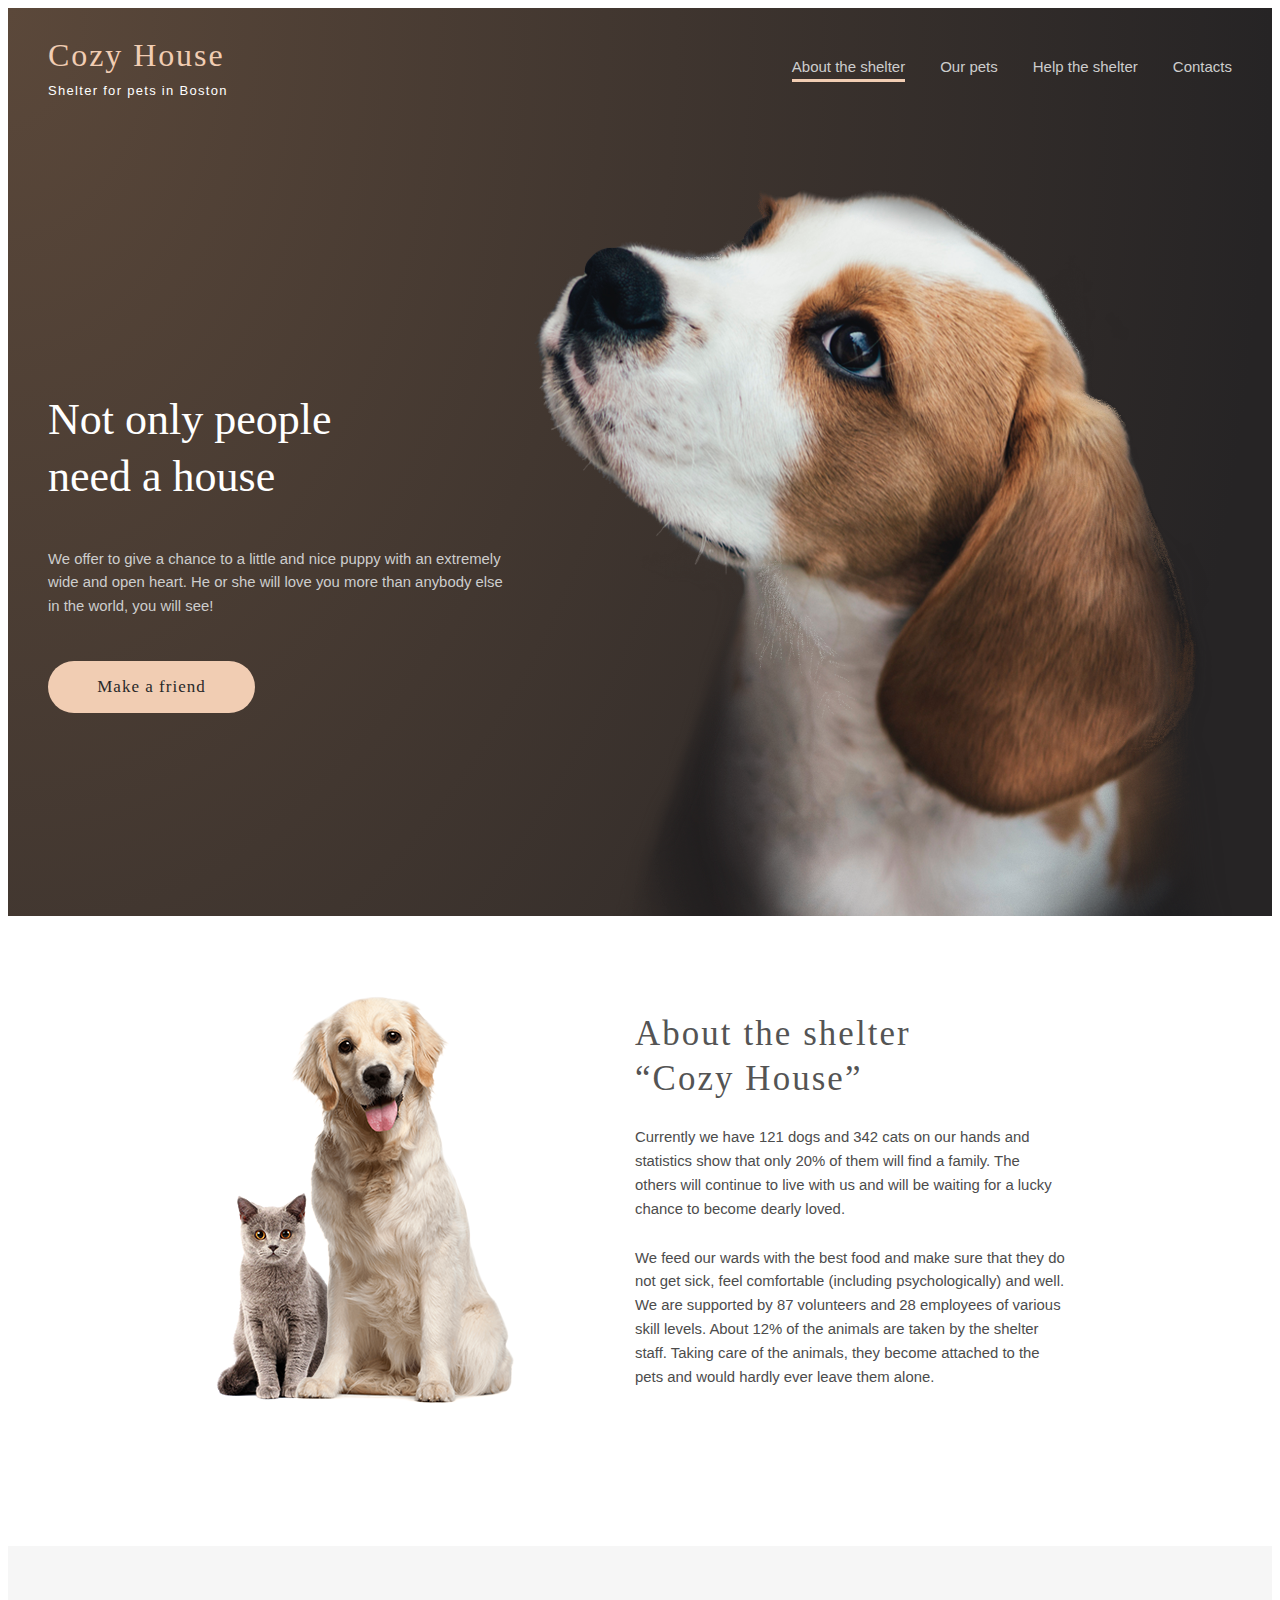
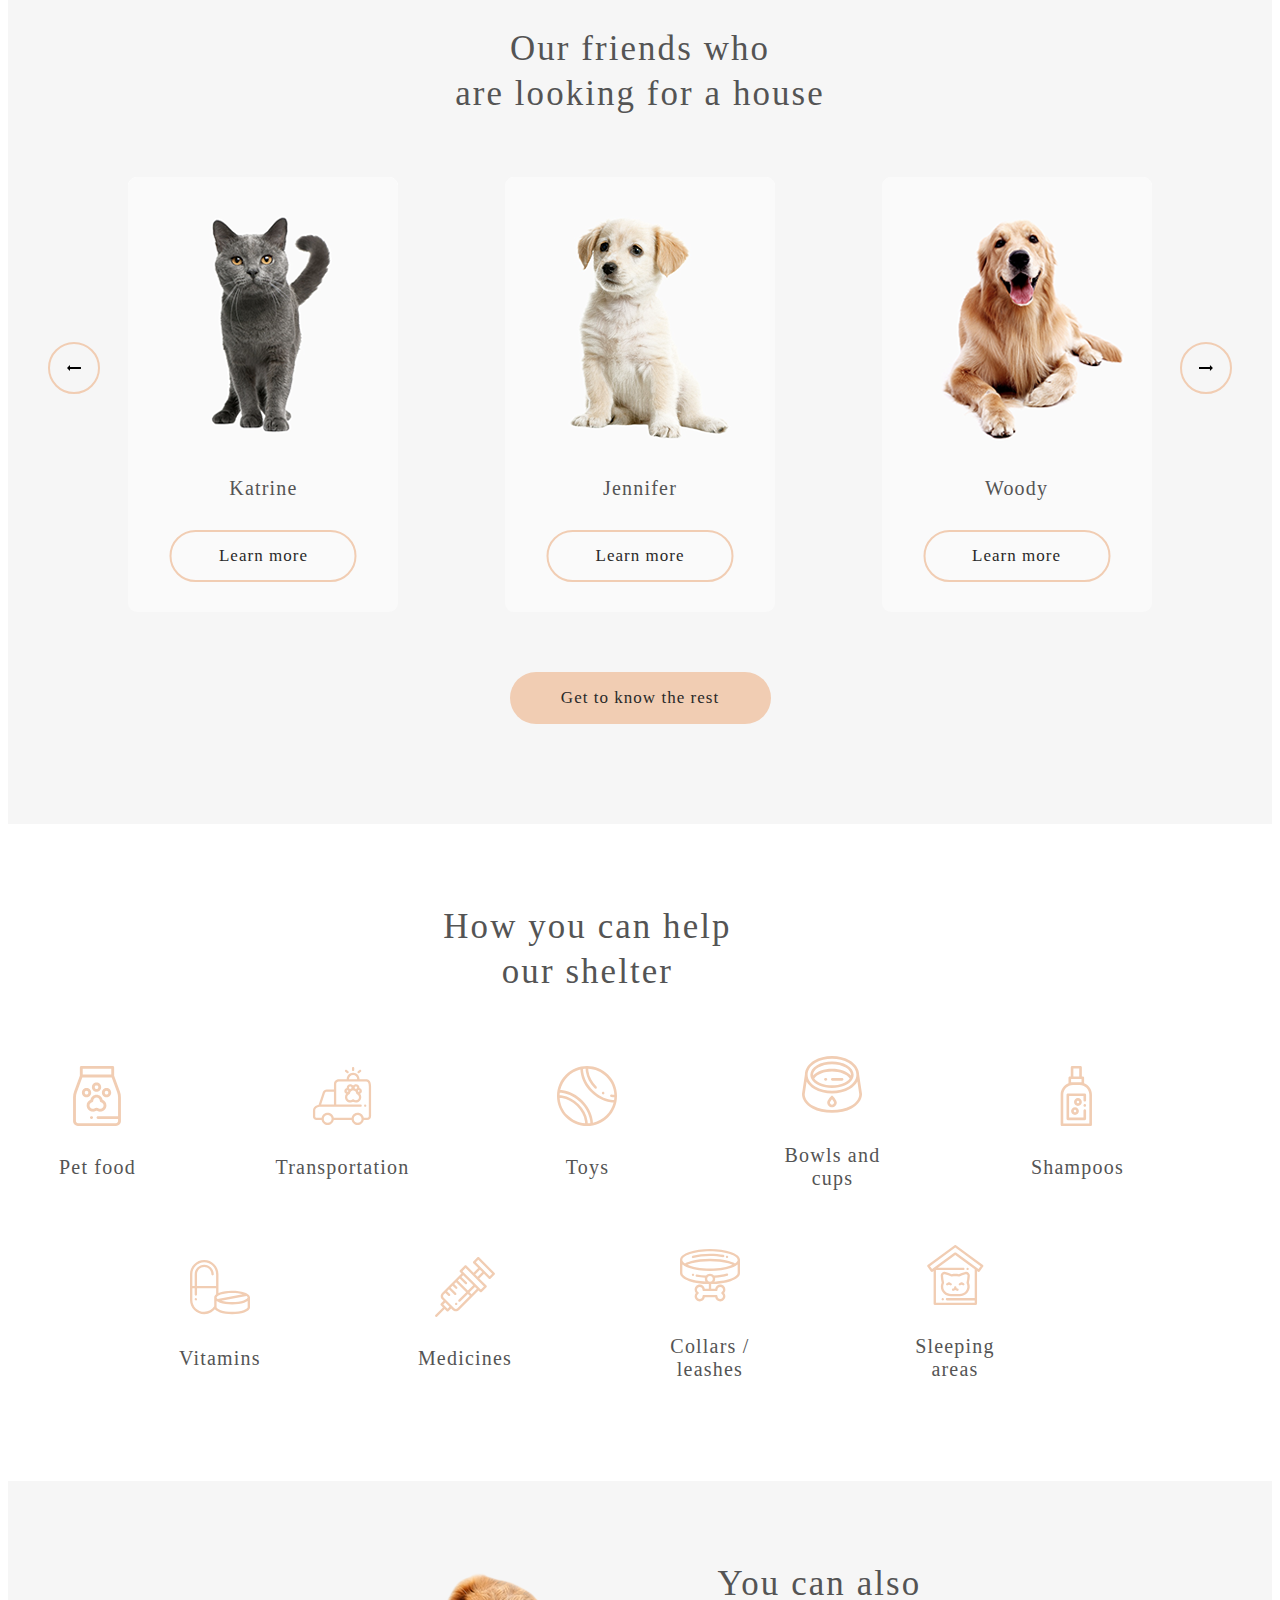
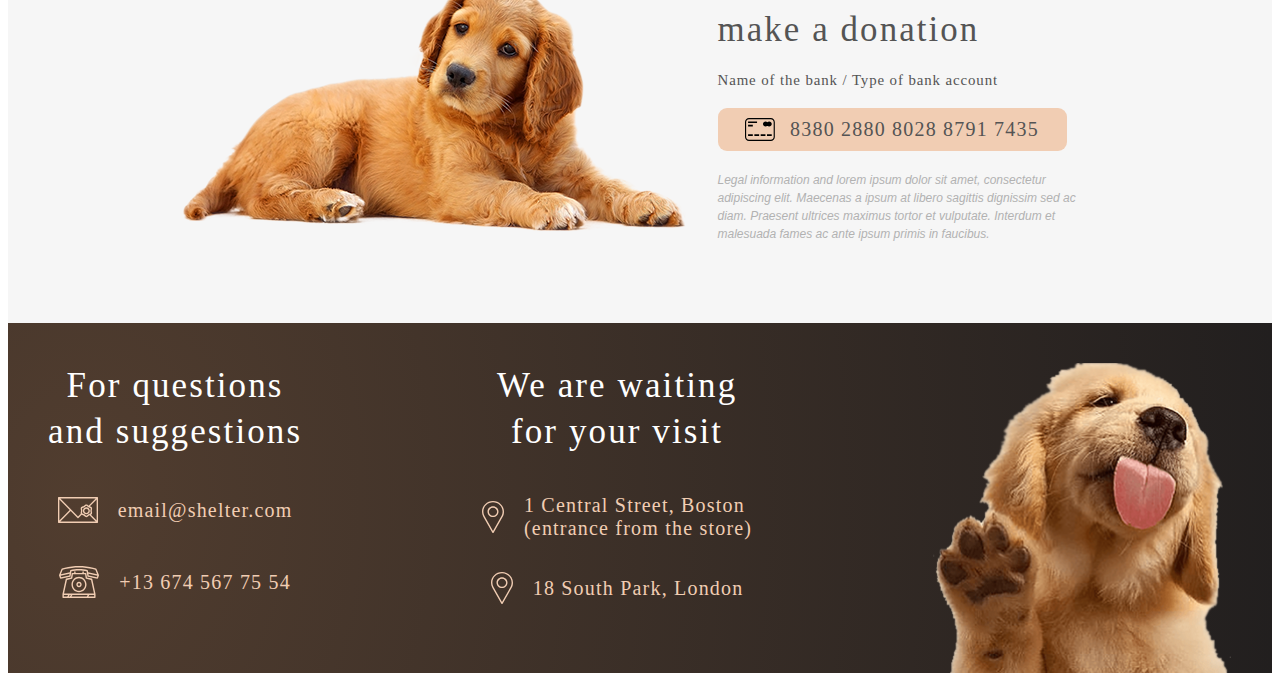
<file: index.html>
<!DOCTYPE html>
<html lang="en">
<head>
    <meta charset="UTF-8">
    <meta http-equiv="X-UA-Compatible" content="IE=edge">
    <meta name="viewport" content="width=device-width, initial-scale=1.0">
    <link rel="icon" href="./images/icon-sleeping-area.png" type="image/png" sizes="32x32">
    <link rel="stylesheet" href="https://cdnjs.cloudflare.com/ajax/libs/modern-normalize/1.1.0/modern-normalize.min.css" integrity="sha512-wpPYUAdjBVSE4KJnH1VR1HeZfpl1ub8YT/NKx4PuQ5NmX2tKuGu6U/JRp5y+Y8XG2tV+wKQpNHVUX03MfMFn9Q==" crossorigin="anonymous" referrerpolicy="no-referrer">
    <link rel="stylesheet" href="./styles.css">
    <title>Shelter</title>
</head>
<body>
    <div class="header-start-wrapper">
<header class="container header">
    <div class="logo">
        <a href="./index.html">
<h1 class="logo-title">Cozy House</h1>
<p class="logo-subtitle">Shelter for pets in Boston</p>
</a>
    </div>
    <nav>
        <ul class="navigation">
            <li class="navigation-item">
                <a>About the shelter</a>
            </li>
            <li class="navigation-item">
                <a href="./pets.html">Our pets</a>
            </li>
            <li class="navigation-item">
                <a href="#help">Help the shelter</a>
            </li>
            <li class="navigation-item">
                <a href="#footer">Contacts</a>
            </li>
        </ul>
    </nav>
    <button class="button-burger" type="button">
        <svg width="30" height="22">
            <use class="icon-burger-horisontal icon-burger-main" href="./images/sprite.svg#icon-burger-horisontal"></use>
            <use class="icon-burger-vertical icon-burger-main" href="./images/sprite.svg#icon-burger-vertical"></use>
        </svg>
    </button>
</header>
    <section class="container start-screen">
<div class="start-screen-content">
    <h2>Not only people<br> need a house</h2>
    <p>We offer to give a chance to a little and nice puppy with an extremely wide and open heart. He or she will love you more
    than anybody else in the world, you will see!</p>
    <button class="button-make" type="button">Make a friend</button>
</div>
<div class="start-screen-img-block">
<picture>
        <source media="(min-width: 1280px)"
            srcset="./images/start-screen-puppy-desktop1x.png 1x, ./images/start-screen-puppy-desktop2x.png 2x" type="image/png">
        <source media="(min-width: 767px)"
            srcset="./images/start-screen-puppy-tablet1x.png 1x, ./images/start-screen-puppy-tablet2x.png 2x"
            type="image/png">
        <img src="./images/start-screen-puppy-mobile1x.png" alt="Start screen puppy" loading="lazy">
    </picture>
    </div>
</section>
</div>
    <section class="container about">
        <picture>
            <source media="(min-width: 1280px)" 
            srcset="./images/about-pets-tab-desk1x.png 1x, ./images/about-pets-tab-desk2x.png 2x"
                type="image/png">
            <source media="(min-width: 767px)"
                srcset="./images/about-pets-tab-desk1x.png 1x, ./images/about-pets-tab-desk2x.png 2x"
                type="image/png">
            <img src="./images/about-pets-mobile2x.png" alt="Big white dog with grey cat" loading="lazy">
        </picture>
        <div class="about-content">
            <h2 class="about-title">About the shelter<br> “Cozy House”</h2>
            <p class="about-first-paragraph">Currently we have 121 dogs and 342 cats on our hands and statistics show that only 20% of them will find a family. The
            others will continue to live with us and will be waiting for a lucky chance to become dearly loved.</p>
            <p class="about-second-paragraph">We feed our wards with the best food and make sure that they do not get sick, feel comfortable (including
            psychologically) and well. We are supported by 87 volunteers and 28 employees of various skill levels. About 12% of the
            animals are taken by the shelter staff. Taking care of the animals, they become attached to the pets and would hardly
            ever leave them alone.</p>
        </div>
    </section>
    <main>
        <div class="pets-background">
    <section class="container pets">
<h2 class="pets-title">Our friends who<br> are looking for a house</h2>
<div class="pets-slider">
    <button class="pets-slider-button pets-slider-button-left" type="button">
        <svg class="pets-slider-icon">
            <use href="./images/sprite.svg#icon-arrow-left"></use>
        </svg>
    </button>
<ul class="pets-list">
    <li class="pets-item">
        <a class="pets-link" href="">
<img src="./images/pets-katrine.png" alt="Grey cat Katrine" width="270" height="270">
<p>Katrine</p>
        </a>
        <button class="button-learn" type="button">Learn more</button>
    </li>
    <li class="pets-item">
        <a class="pets-link" href="">
            <img src="./images/pets-jennifer.png" alt="White puppy Jennifer" width="270" height="270">
            <p>Jennifer</p>
        </a>
        <button class="button-learn" type="button">Learn more</button>
    </li>
    <li class="pets-item">
        <a class="pets-link" href="">
            <img src="./images/pets-woody.png" alt="Golden dog Woody" width="270" height="270">
            <p>Woody</p>
        </a>
        <button class="button-learn" type="button">Learn more</button>
    </li>
</ul>
<button class="pets-slider-button pets-slider-button-right" type="button">
    <svg class="pets-slider-icon">
        <use href="./images/sprite.svg#icon-arrow-right"></use>
    </svg>
</button>
</div>
<button class="button-get-to-know" type="button">Get to know the rest</button>
    </section>
    </div>
    <section class="container help" id="help">
<h2 class="help-title">How you can help<br> our shelter</h2>
<ul class="help-list">
    <li class="help-item">
        <svg class="help-icon">
            <use href="./images/sprite.svg#icon-food"></use>
        </svg>
        <p class="help-subtitle">Pet food</p>
    </li>
    <li class="help-item">
        <svg class="help-icon">
            <use href="./images/sprite.svg#icon-transportation"></use>
        </svg>
        <p class="help-subtitle">Transportation</p>
    </li>
        <li class="help-item">
            <svg class="help-icon">
                <use href="./images/sprite.svg#icon-toys"></use>
            </svg>
            <p class="help-subtitle">Toys</p>
        </li>
        <li class="help-item">
            <svg class="help-icon">
                <use href="./images/sprite.svg#icon-cup"></use>
            </svg>
            <p class="help-subtitle">Bowls and cups</p>
        </li>
        <li class="help-item">
            <svg class="help-icon">
                <use href="./images/sprite.svg#icon-shampoos"></use>
            </svg>
            <p class="help-subtitle">Shampoos</p>
        </li>
            <li class="help-item">
                <svg class="help-icon">
                    <use href="./images/sprite.svg#icon-vitamins"></use>
                </svg>
                <p class="help-subtitle">Vitamins</p>
            </li>
            <li class="help-item">
                <svg class="help-icon">
                    <use href="./images/sprite.svg#icon-medicines"></use>
                </svg>
                <p class="help-subtitle">Medicines</p>
            </li>
            <li class="help-item">
                <svg class="help-icon">
                    <use href="./images/sprite.svg#icon-collars"></use>
                </svg>
                <p class="help-subtitle">Collars / leashes</p>
            </li>
            <li class="help-item">
                <svg class="help-icon">
                    <use href="./images/sprite.svg#icon-house"></use>
                </svg>
                <p class="help-subtitle">Sleeping areas</p>
            </li>
</ul>
    </section>
    <div class="donation-background">
    <section class="container donation">
        <picture>
            <source media="(min-width: 1280px)"
                srcset="./images/donation-dog-tab-desk1x.png 1x, ./images/donation-dog-tab-desk2x.png 2x" type="image/png">
            <source media="(min-width: 767px)"
                srcset="./images/donation-dog-tab-desk1x.png 1x, ./images/donation-dog-tab-desk2x.png 2x" type="image/png">
            <img src="./images/donation-dog-mobile2x.png" alt="Golden puppy" loading="lazy">
        </picture>
        <div class="donation-content">
            <h2 class="donation-title">You can also<br> make a donation</h2>
            <p class="donation-subtitle">Name of the bank / Type of bank account</p>
            <a class="donation-link" href="">
                <svg class="donation-icon">
                    <use href="./images/sprite.svg#icon-credit-card"></use>
                </svg>
                <p>8380 2880 8028 8791 7435</p>
            </a>
            <p class="donation-legal-info">Legal information and lorem ipsum dolor sit amet, consectetur adipiscing elit. Maecenas a ipsum at libero sagittis
            dignissim sed ac diam. Praesent ultrices maximus tortor et vulputate. Interdum et malesuada fames ac ante ipsum primis
            in faucibus.</p>
        </div>
    </section>
    </div>
</main>
<div class="footer-background">
<footer class="container footer" id="footer">
<section class="footer-contacts">
    <h2 class="footer-title">For questions<br> and suggestions</h2>
    <ul>
        <li class="footer-contacts-item">
            <a class="footer-link" href="mailto:email@shelter.com">
                <svg class="footer-contacts-icon">
                    <use href="./images/sprite.svg#icon-email"></use>
                </svg>
                <p>email@shelter.com</p>
            </a>
        </li>
        <li class="footer-contacts-item">
            <a class="footer-link"  href="tel:+136745677554">
                <svg class="footer-contacts-icon">
                    <use href="./images/sprite.svg#icon-phone"></use>
                </svg>
                <p>+13 674 567 75 54</p>
            </a>
        </li>
    </ul>
</section>
<section class="footer-locations">
    <h2 class="footer-title">We are waiting<br> for your visit</h2>
    <ul>
        <li class="footer-locations-item">
            <a class="footer-link"  href="https://www.google.com/maps/place/1+Centre+St,+Boston,+MA+02119,+США/@42.3300628,-71.0920028,17z/data=!3m1!4b1!4m6!3m5!1s0x89e37a260516d22d:0x67663c18c6a54ce9!8m2!3d42.3300628!4d-71.0920028!16s%2Fg%2F11td12jd0m" target="_blank">
                <svg class="footer-locations-icon">
                    <use href="./images/sprite.svg#icon-location"></use>
                </svg>
                <p>1 Central Street, Boston<br> (entrance from the store)</p>
            </a>
        </li>
        <li class="footer-locations-item">
            <a class="footer-link"  href="https://www.google.com/maps/place/1+Centre+St,+Boston,+MA+02119,+США/@42.3300628,-71.0920028,17z/data=!3m1!4b1!4m6!3m5!1s0x89e37a260516d22d:0x67663c18c6a54ce9!8m2!3d42.3300628!4d-71.0920028!16s%2Fg%2F11td12jd0m" target="_blank">
                <svg class="footer-locations-icon">
                    <use href="./images/sprite.svg#icon-location"></use>
                </svg>
                <p>18 South Park, London</p>
            </a>
        </li>
    </ul>
</section>
    <picture class="footer-image">
        <source media="(min-width: 1280px)"
            srcset="./images/footer-puppy-tab-desk1x.png 1x, ./images/footer-puppy-tab-desk2x.png 2x" type="image/png">
        <source media="(min-width: 767px)"
            srcset="./images/footer-puppy-tab-desk1x.png 1x, ./images/footer-puppy-tab-desk2x.png 2x" type="image/png">
        <img src="./images/footer-puppy-mobile2x.png" alt="Footer puppy" loading="lazy">
    </picture>
</footer>
</div>
<div class="backdrop">
</div>
<button class="button-icon-vector" type="button">
    <svg width="12" height="12">
        <use href="./images/sprite.svg#icon-vector"></use>
    </svg>
</button>
<script src="./burger.js" type="module"></script>
<script src="./backdrop.js" type="module"></script>
<script src="./modal-window.js" type="module"></script>
</body>
</html>
</file>
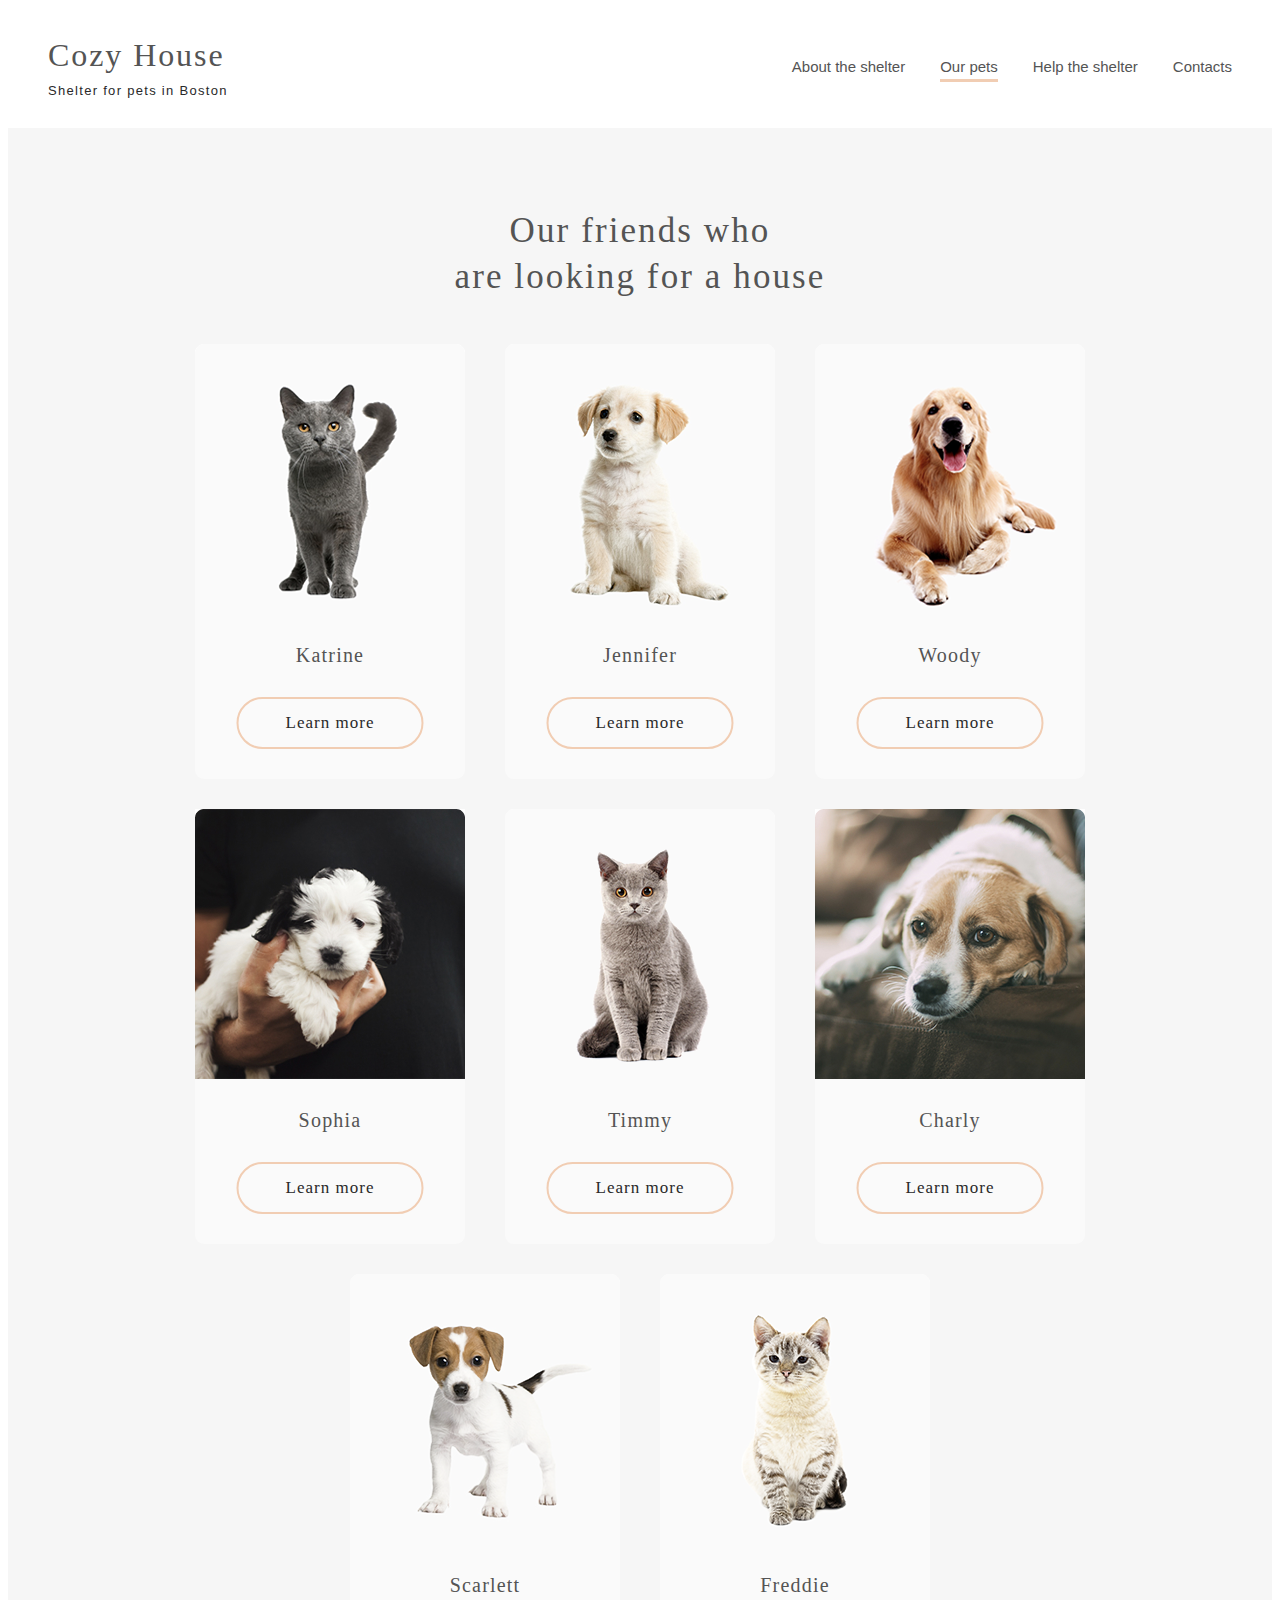
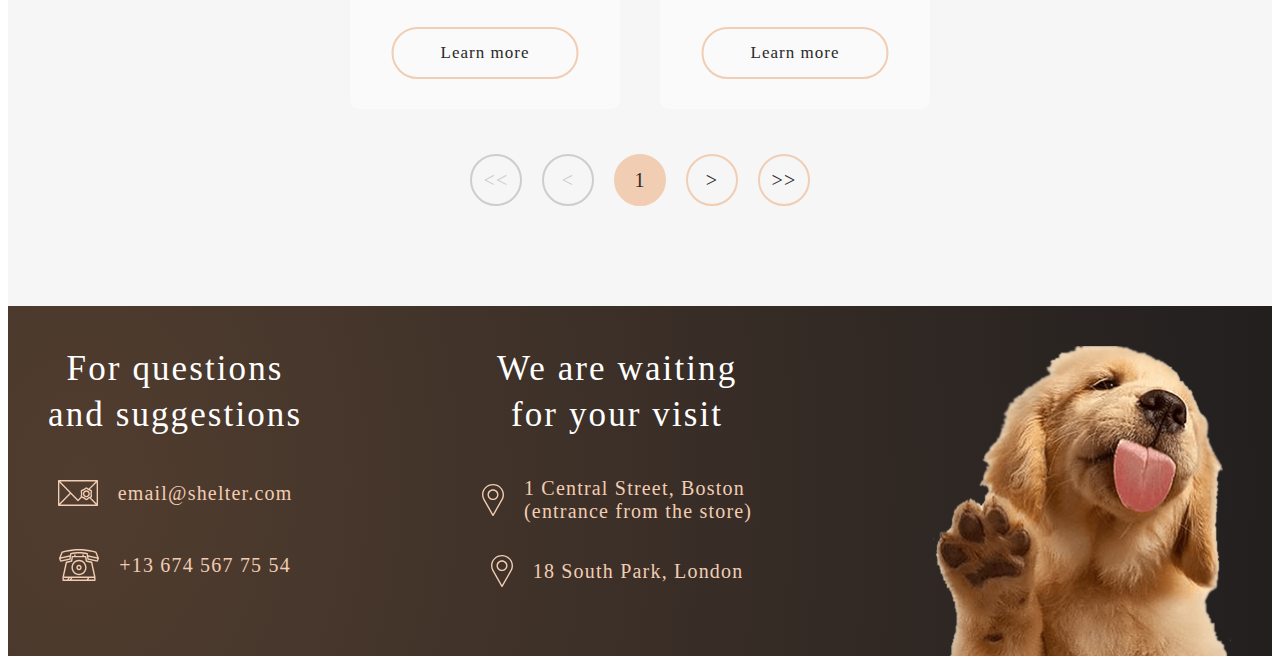
<file: pets.html>
<!DOCTYPE html>
<html lang="en">
<head>
    <meta charset="UTF-8">
    <meta http-equiv="X-UA-Compatible" content="IE=edge">
    <meta name="viewport" content="width=device-width, initial-scale=1.0">
    <link rel="icon" href="./images/icon-sleeping-area.png" type="image/png" sizes="32x32">
    <link rel="stylesheet" href="https://cdnjs.cloudflare.com/ajax/libs/modern-normalize/1.1.0/modern-normalize.min.css"
        integrity="sha512-wpPYUAdjBVSE4KJnH1VR1HeZfpl1ub8YT/NKx4PuQ5NmX2tKuGu6U/JRp5y+Y8XG2tV+wKQpNHVUX03MfMFn9Q=="
        crossorigin="anonymous" referrerpolicy="no-referrer">
    <link rel="stylesheet" href="./styles.css">
    <title>Pets</title>
</head>
<body>
<header class="container header header-pets">
    <div class="logo-pets">
        <a href="./index.html">
            <h1 class="logo-pets-title">Cozy House</h1>
            <p class="logo-pets-subtitle">Shelter for pets in Boston</p>
        </a>
    </div>
    <nav>
        <ul class="navigation">
            <li class="navigation-pets-item">
                <a href="./index.html">About the shelter</a>
            </li>
            <li class="navigation-pets-item">
                <a>Our pets</a>
            </li>
            <li class="navigation-pets-item">
                <a href="./index.html#help">Help the shelter</a>
            </li>
            <li class="navigation-pets-item">
                <a href="#footer">Contacts</a>
            </li>
        </ul>
    </nav>
    <button class="button-burger" type="button">
        <svg width="30px" height="22px">
            <use class="icon-burger-horisontal icon-burger-pets" href="./images/sprite.svg#icon-burger-horisontal"></use>
            <use class="icon-burger-vertical icon-burger-pets" href="./images/sprite.svg#icon-burger-vertical"></use>
        </svg>
    </button>
</header>
<main>
    <div class="pets-friends-background">
    <section class="container pets-friends">
<h2 class="friends-title">Our friends who<br> are looking for a house</h2>
<ul class="pets-list-2">
    <li class="pets-item-2">
        <a class="pets-link-2" href="">
            <img src="./images/pets-katrine.png" alt="Grey cat Katerine" width="270" height="270">
            <p>Katrine</p>
        </a>
        <button class="button-learn-2" type="button">Learn more</button>
    </li>
    <li class="pets-item-2">
        <a class="pets-link-2"  href="">
            <img src="./images/pets-jennifer.png" alt="White puppy Jennifer" width="270" height="270">
            <p>Jennifer</p>
        </a>
        <button class="button-learn-2" type="button">Learn more</button>
    </li>
    <li class="pets-item-2">
        <a class="pets-link-2"  href="">
            <img src="./images/pets-woody.png" alt="Golden dog Woody" width="270" height="270">
            <p>Woody</p>
        </a>
        <button class="button-learn-2" type="button">Learn more</button>
    </li>
    <li class="pets-item-2">
        <a class="pets-link-2"  href="">
            <img src="./images/pets-sophia.png" alt="White puppy Sophia with black ears" width="270" height="270">
            <p>Sophia</p>
        </a>
        <button class="button-learn-2" type="button">Learn more</button>
    </li>
    <li class="pets-item-2">
        <a class="pets-link-2"  href="">
            <img src="./images/pets-timmy.png" alt="Grey sitting cat Timmy" width="270" height="270">
            <p>Timmy</p>
        </a>
        <button class="button-learn-2" type="button">Learn more</button>
    </li>
    <li class="pets-item-2">
        <a class="pets-link-2"  href="">
            <img src="./images/pets-charly.png" alt="Light laying dog Charly" width="270" height="270">
            <p>Charly</p>
        </a>
        <button class="button-learn-2" type="button">Learn more</button>
    </li>
    <li class="pets-item-2">
        <a class="pets-link-2"  href="">
            <img src="./images/pets-scarlet.png" alt="White puppy Scarlett with brown ears" width="270" height="270">
            <p>Scarlett</p>
        </a>
        <button class="button-learn-2" type="button">Learn more</button>
    </li>
    <li class="pets-item-2">
        <a class="pets-link-2"  href="">
            <img src="./images/pets-freddie.png" alt="Grey kitty Freddie with white neck" width="270" height="270">
            <p>Freddie</p>
        </a>
        <button class="button-learn-2" type="button">Learn more</button>
    </li>
</ul>
<div class="pets-nav-block">
    <button class="button-nav-1" type="button">&lt;&lt;</button>
    <button class="button-nav-1" type="button">&lt;</button>
    <p class="nav-number">1</p>
    <button class="button-nav-2" type="button">&gt;</button>
    <button class="button-nav-2" type="button">&gt;&gt;</button>
</div>
    </section>
    </div>
</main>
<div class="footer-background">
    <footer class="container footer" id="footer">
        <section class="footer-contacts">
            <h2 class="footer-title">For questions<br> and suggestions</h2>
            <ul>
                <li class="footer-contacts-item">
                    <a class="footer-link" href="mailto:email@shelter.com">
                        <svg class="footer-contacts-icon">
                            <use href="./images/sprite.svg#icon-email"></use>
                        </svg>
                        <p>email@shelter.com</p>
                    </a>
                </li>
                <li class="footer-contacts-item">
                    <a class="footer-link" href="tel:+136745677554">
                        <svg class="footer-contacts-icon">
                            <use href="./images/sprite.svg#icon-phone"></use>
                        </svg>
                        <p>+13 674 567 75 54</p>
                    </a>
                </li>
            </ul>
        </section>
        <section class="footer-locations">
            <h2 class="footer-title">We are waiting<br> for your visit</h2>
            <ul>
                <li class="footer-locations-item">
                    <a class="footer-link"
                        href="https://www.google.com/maps/place/1+Centre+St,+Boston,+MA+02119,+США/@42.3300628,-71.0920028,17z/data=!3m1!4b1!4m6!3m5!1s0x89e37a260516d22d:0x67663c18c6a54ce9!8m2!3d42.3300628!4d-71.0920028!16s%2Fg%2F11td12jd0m"
                        target="_blank">
                        <svg class="footer-locations-icon">
                            <use href="./images/sprite.svg#icon-location"></use>
                        </svg>
                        <p>1 Central Street, Boston<br> (entrance from the store)</p>
                    </a>
                </li>
                <li class="footer-locations-item">
                    <a class="footer-link"
                        href="https://www.google.com/maps/place/1+Centre+St,+Boston,+MA+02119,+США/@42.3300628,-71.0920028,17z/data=!3m1!4b1!4m6!3m5!1s0x89e37a260516d22d:0x67663c18c6a54ce9!8m2!3d42.3300628!4d-71.0920028!16s%2Fg%2F11td12jd0m"
                        target="_blank">
                        <svg class="footer-locations-icon">
                            <use href="./images/sprite.svg#icon-location"></use>
                        </svg>
                        <p>18 South Park, London</p>
                    </a>
                </li>
            </ul>
        </section>
        <picture class="footer-image">
            <source media="(min-width: 1280px)"
                srcset="./images/footer-puppy-tab-desk1x.png 1x, ./images/footer-puppy-tab-desk2x.png 2x"
                type="image/png">
            <source media="(min-width: 767px)"
                srcset="./images/footer-puppy-tab-desk1x.png 1x, ./images/footer-puppy-tab-desk2x.png 2x"
                type="image/png">
            <img src="./images/footer-puppy-mobile2x.png" alt="Footer puppy" loading="lazy">
        </picture>
    </footer>
</div>
    <div class="backdrop">
    </div>
    <button class="button-icon-vector" type="button">
        <svg width="12" height="12">
            <use href="./images/sprite.svg#icon-vector"></use>
        </svg>
    </button>
    <script src="./burger.js" type="module"></script>
    <script src="./backdrop.js" type="module"></script>
    <script src="./modal-window-pets.js" type="module"></script>
    </body>
</html>
</file>
<file: styles.css>
.logo-pets-title, .logo-title {
  margin-bottom: 10px;
  transition: color 250ms linear;
}

.navigation-pets-item a, .navigation-item a {
  font-family: "Arial", sans-serif;
  font-weight: 400;
  font-size: 15px;
  line-height: 160%;
  transition: color 250ms linear;
}

*,
*::before,
*::after {
  box-sizing: border-box;
}

ul {
  margin: 0;
  padding: 0;
  list-style: none;
}

a {
  text-decoration: none;
  display: block;
}

img {
  display: block;
  max-width: 100%;
  height: auto;
}

h1,
h2,
p {
  margin: 0;
}

button {
  cursor: pointer;
  border-style: none;
}

.container {
  max-width: 1280px;
  margin: 0 auto;
  overflow: hidden;
}

.logo-title {
  font-family: "Georgia";
  font-weight: 400;
  font-size: 32px;
  line-height: 110%;
  letter-spacing: 0.06em;
  color: #F1CDB3;
}
.logo a:hover .logo-title {
  color: #FDDCC4;
}

.logo-pets-title {
  font-family: "Georgia";
  font-weight: 400;
  font-size: 32px;
  line-height: 110%;
  letter-spacing: 0.06em;
  color: #545454;
}
.logo-pets a:hover .logo-pets-title {
  color: #F1CDB3;
}

.logo-subtitle {
  font-family: "Arial";
  font-weight: 400;
  font-size: 13px;
  line-height: 15px;
  letter-spacing: 0.1em;
  color: #FFFFFF;
  transition: color 250ms linear;
}
.logo a:hover .logo-subtitle {
  color: #FDDCC4;
}

.logo-pets-subtitle {
  font-family: "Arial";
  font-weight: 400;
  font-size: 13px;
  line-height: 15px;
  letter-spacing: 0.1em;
  color: #292929;
  transition: color 250ms linear;
}
.logo-pets a:hover .logo-pets-subtitle {
  color: #F1CDB3;
}

@media screen and (min-width: 767px) {
  .navigation {
    display: flex;
  }
}

.navigation-item:not(:last-child) {
  margin-right: 35px;
}

.navigation-pets-item:not(:last-child) {
  margin-right: 35px;
}

.navigation-item a {
  color: #CDCDCD;
}

.navigation-pets-item a {
  color: #545454;
}

.navigation-item:not(:first-child) a:hover {
  color: #FAFAFA;
}

.navigation-pets-item:not(:nth-child(2)) a:hover {
  color: #292929;
}

.navigation-item:first-child {
  border-bottom: 3px solid #F1CDB3;
  color: #FAFAFA;
}

.navigation-pets-item:nth-child(2) {
  border-bottom: 3px solid #F1CDB3;
  color: #292929;
}

.button-burger {
  position: relative;
  z-index: 2;
  background-color: transparent;
}
@media screen and (min-width: 767px) {
  .button-burger {
    display: none;
  }
}

.icon-burger-vertical {
  display: none;
}

.icon-burger-main {
  stroke: #F1CDB3;
  transition: stroke 250ms linear;
}
.icon-burger-main:hover {
  stroke: #FDDCC4;
}

.icon-burger-pets {
  stroke: #000000;
  transition: stroke 250ms linear;
}
.icon-burger-pets:hover {
  stroke: #F1CDB3;
}

.button-burger.is-open .icon-burger-vertical {
  display: block;
}

.button-burger.is-open .icon-burger-horisontal {
  display: none;
}

@media screen and (max-width: 766px) {
  .navigation {
    display: none;
    position: absolute;
    top: 0;
    right: 0;
    z-index: 1;
    width: 320px;
    height: 100vh;
    background-color: #292929;
  }
  .navigation.is-open {
    display: flex;
    flex-direction: column;
    justify-content: center;
    align-items: center;
    gap: 40px;
    animation: animateX1 400ms ease-in-out alternate;
  }
  .navigation.is-open a {
    font-family: "Arial";
    font-style: normal;
    font-weight: 400;
    font-size: 32px;
    line-height: 160%;
  }
}
@keyframes animateX1 {
  0% {
    transform: translateX(100%);
  }
  100% {
    transform: translateX(0);
  }
}
.button-make {
  display: flex;
  justify-content: center;
  align-items: center;
  width: 207px;
  height: 52px;
  border-radius: 100px;
  margin-right: auto;
  margin-bottom: 6.56rem;
  margin-left: auto;
  font-family: "Georgia";
  font-weight: 400;
  font-size: 17px;
  line-height: 130%;
  letter-spacing: 0.06em;
  color: #292929;
  background-color: #F1CDB3;
  transition: background-color 250ms linear;
}
@media screen and (min-width: 767px) {
  .button-make {
    margin-bottom: 6.25rem;
  }
}
@media screen and (min-width: 1280px) {
  .button-make {
    margin-left: 0px;
    margin-bottom: 0px;
  }
}
.button-make:hover {
  background-color: #FDDCC4;
}

.pets-slider-button {
  display: flex;
  justify-content: center;
  align-items: center;
  width: 52px;
  height: 52px;
  border-radius: 50%;
  border: 2px solid #F1CDB3;
  background-color: transparent;
  transition: background-color 250ms linear, border-color 250ms linear;
}
.pets-slider-button:hover {
  background-color: #FDDCC4;
  border-color: transparent;
}

.pets-slider-button-left {
  position: absolute;
  bottom: -17%;
  left: 20%;
}
@media screen and (min-width: 767px) {
  .pets-slider-button-left {
    bottom: 50%;
    left: 0;
  }
}

.pets-slider-button-right {
  position: absolute;
  bottom: -17%;
  right: 20%;
}
@media screen and (min-width: 767px) {
  .pets-slider-button-right {
    bottom: 50%;
    right: 0;
  }
}

.pets-slider-icon {
  width: 14px;
  height: 6px;
}

.button-learn {
  position: absolute;
  left: 50%;
  bottom: 30px;
  transform: translate(-50%, 0);
  display: flex;
  justify-content: center;
  align-items: center;
  width: 187px;
  height: 52px;
  border: 2px solid #F1CDB3;
  border-radius: 100px;
  font-family: "Georgia";
  font-weight: 400;
  font-size: 17px;
  line-height: 130%;
  letter-spacing: 0.06em;
  color: #292929;
  background-color: transparent;
  transition: background-color 250ms linear, border-color 250ms linear;
}
.button-learn:hover, .pets-item:hover .button-learn {
  border-color: transparent;
  background-color: #FDDCC4;
}

.button-get-to-know {
  display: flex;
  justify-content: center;
  align-items: center;
  width: 261px;
  height: 52px;
  border-radius: 100px;
  margin: 0 auto;
  font-family: "Georgia";
  font-weight: 400;
  font-size: 17px;
  line-height: 130%;
  letter-spacing: 0.06em;
  color: #292929;
  background-color: #F1CDB3;
  transition: background-color 250ms linear;
}
.button-get-to-know:hover {
  background-color: #FDDCC4;
}

.backdrop {
  display: none;
  position: fixed;
  top: 0;
  left: 0;
  width: 100%;
  height: 100%;
  background-color: rgba(41, 41, 41, 0.6);
}

.backdrop.is-open {
  display: block;
}

.backdrop.modal-open {
  display: block;
}

.button-modal-close {
  width: 52px;
  height: 52px;
  border: 2px solid #F1CDB3;
}

.modal {
  position: absolute;
  top: 50%;
  left: 50%;
  transform: translate(-50%, -50%);
  width: 240px;
  height: 380px;
  padding-top: 10px;
  padding-right: 10px;
  padding-bottom: 10px;
  padding-left: 10px;
  box-shadow: 0px 2px 35px 14px rgba(13, 13, 13, 0.04);
  background-color: #FAFAFA;
}
@media screen and (min-width: 767px) {
  .modal {
    display: flex;
    justify-content: space-between;
    width: 630px;
    height: 350px;
    padding-top: 10px;
    padding-right: 10px;
    padding-bottom: 0;
  }
}
@media screen and (min-width: 1280px) {
  .modal {
    width: 900px;
    height: 500px;
    padding-top: 50px;
    padding-right: 20px;
    padding-bottom: 0;
  }
}

@media screen and (min-width: 767px) {
  .modal-content {
    width: 260px;
  }
}
@media screen and (min-width: 1280px) {
  .modal-content {
    width: 351px;
  }
}

.modal-title {
  font-family: "Georgia";
  font-style: normal;
  font-weight: 400;
  font-size: 35px;
  line-height: 130%;
  letter-spacing: 0.06em;
  text-align: center;
  margin-bottom: 10px;
  color: #000000;
}
@media screen and (min-width: 767px) {
  .modal-title {
    text-align: left;
  }
}

.modal-subtitle {
  font-family: "Georgia";
  font-style: normal;
  font-weight: 400;
  font-size: 20px;
  line-height: 115%;
  letter-spacing: 0.06em;
  text-align: center;
  margin-bottom: 20px;
  color: #000000;
}
@media screen and (min-width: 767px) {
  .modal-subtitle {
    text-align: left;
  }
}
@media screen and (min-width: 1280px) {
  .modal-subtitle {
    margin-bottom: 40px;
  }
}

.modal-text {
  font-family: "Georgia";
  font-style: normal;
  font-weight: 400;
  font-size: 13px;
  line-height: 110%;
  text-align: left;
  letter-spacing: 0.06em;
  margin-bottom: 24px;
  color: #000000;
}
@media screen and (min-width: 1280px) {
  .modal-text {
    font-size: 15px;
    margin-bottom: 40px;
  }
}

.modal-list {
  font-family: "Georgia";
  font-style: normal;
  font-weight: 400;
  font-size: 15px;
  line-height: 110%;
  letter-spacing: 0.06em;
  color: #000000;
}

.modal-item:not(:last-child) {
  margin-bottom: 5px;
}
@media screen and (min-width: 1280px) {
  .modal-item:not(:last-child) {
    margin-bottom: 10px;
  }
}

.modal-img {
  width: 50%;
}
@media screen and (max-width: 766px) {
  .modal-img {
    display: none;
  }
}

.button-icon-vector {
  display: none;
  position: fixed;
  top: 33%;
  left: 83%;
  transform: translate(-50%, -50%);
  width: 52px;
  height: 52px;
  border-radius: 50%;
  border: 2px solid #F1CDB3;
  background-color: transparent;
  transition: background-color 250ms linear, border-color 250ms linear;
}
.button-icon-vector:hover {
  background-color: #FDDCC4;
  border-color: transparent;
}
@media screen and (min-width: 767px) {
  .button-icon-vector {
    left: 90%;
  }
}
@media screen and (min-width: 1280px) {
  .button-icon-vector {
    top: 28%;
    left: 87%;
  }
}
.button-icon-vector.is-open {
  display: block;
}

.header-start-wrapper {
  padding-top: 30px;
  background: radial-gradient(100% 215.42% at 0% 0%, #5B483A 0%, #262425 100%);
}

.header {
  display: flex;
  justify-content: space-between;
  align-items: center;
  padding-right: 1.25rem;
  padding-left: 1.25rem;
  margin-bottom: 3.75rem;
}
@media screen and (min-width: 767px) {
  .header {
    padding-right: 1.87rem;
    padding-left: 1.87rem;
  }
}
@media screen and (min-width: 1280px) {
  .header {
    padding-right: 2.5rem;
    padding-left: 2.5rem;
    margin-bottom: 5.62rem;
  }
}

.header-pets {
  padding-top: 30px;
  padding-bottom: 30px;
  margin-bottom: 0;
}

.start-screen {
  padding-right: 10px;
  padding-left: 10px;
}
@media screen and (min-width: 767px) {
  .start-screen {
    padding-left: 9.62rem;
    padding-right: 9.62rem;
  }
}
@media screen and (min-width: 1280px) {
  .start-screen {
    padding-right: 2.5rem;
    padding-left: 2.5rem;
    display: flex;
    justify-content: space-between;
    align-items: center;
  }
}

.start-screen-content h2 {
  font-family: "Georgia", serif;
  font-weight: 400;
  font-size: 1.56rem;
  line-height: 130%;
  color: #FFFFFF;
  text-align: center;
  margin-bottom: 42px;
}
@media screen and (min-width: 767px) {
  .start-screen-content h2 {
    font-size: 2.75rem;
    text-align: left;
  }
}

.start-screen-content p {
  font-family: "Arial", sans-serif;
  font-weight: 400;
  font-size: 0.93rem;
  line-height: 160%;
  text-align: center;
  color: #CDCDCD;
  margin-bottom: 42px;
}
@media screen and (min-width: 767px) {
  .start-screen-content p {
    text-align: left;
  }
}
@media screen and (min-width: 1280px) {
  .start-screen-content p {
    max-width: 460px;
  }
}

.start-screen-img-block {
  display: flex;
  justify-content: flex-end;
}

.about {
  display: flex;
  flex-direction: column-reverse;
  align-items: center;
  padding: 2.62rem 0.7rem;
}
@media screen and (min-width: 767px) {
  .about {
    padding-top: 5rem;
    padding-right: 10.3rem;
    margin-bottom: 6.25rem;
    padding-left: 10.3rem;
  }
}
@media screen and (min-width: 1280px) {
  .about {
    padding-top: 5rem;
    padding-right: 2.5rem;
    padding-left: 2.5rem;
    flex-direction: row;
    justify-content: center;
    align-items: center;
  }
}

.about-content {
  margin-bottom: 2.62rem;
}
@media screen and (min-width: 767px) {
  .about-content {
    margin-bottom: 5rem;
  }
}
@media screen and (min-width: 1280px) {
  .about-content {
    margin-left: 7.5rem;
    margin-bottom: 0;
  }
}

.about-title {
  font-family: "Georgia";
  font-weight: 400;
  font-size: 1.56rem;
  line-height: 130%;
  letter-spacing: 0.06em;
  text-align: center;
  color: #545454;
  margin-bottom: 25px;
}
@media screen and (min-width: 767px) {
  .about-title {
    font-family: "Georgia";
    font-weight: 400;
    font-size: 2.18rem;
    line-height: 130%;
    letter-spacing: 0.06em;
    text-align: left;
  }
}

.about-first-paragraph,
.about-second-paragraph {
  font-family: "Arial", sans-serif;
  font-weight: 400;
  font-size: 0.93rem;
  line-height: 160%;
  color: #4C4C4C;
}
@media screen and (min-width: 1280px) {
  .about-first-paragraph,
  .about-second-paragraph {
    max-width: 430px;
  }
}

.about-first-paragraph {
  margin-bottom: 1.38rem;
}
@media screen and (min-width: 767px) {
  .about-first-paragraph {
    margin-bottom: 1.56rem;
  }
}

.pets-background {
  background-color: #F6F6F6;
}

.pets {
  padding: 2.62rem 0.7rem;
}
@media screen and (min-width: 767px) {
  .pets {
    padding-top: 5rem;
    padding-right: 1.87rem;
    padding-bottom: 6.25rem;
    padding-left: 1.87rem;
  }
}
@media screen and (min-width: 1280px) {
  .pets {
    padding-right: 2.5rem;
    padding-left: 2.5rem;
  }
}

.pets-title {
  font-family: "Georgia";
  font-weight: 400;
  font-size: 1.56rem;
  line-height: 130%;
  letter-spacing: 0.06em;
  text-align: center;
  color: #545454;
  margin-bottom: 2.62rem;
}
@media screen and (min-width: 767px) {
  .pets-title {
    font-family: "Georgia";
    font-weight: 400;
    font-size: 2.18rem;
    line-height: 130%;
    letter-spacing: 0.06em;
    margin-bottom: 3.75rem;
  }
}

.pets-slider {
  position: relative;
}

.pets-list {
  display: flex;
  justify-content: center;
  align-items: center;
  margin-bottom: 7.12rem;
}
@media screen and (min-width: 767px) {
  .pets-list {
    gap: 7%;
    margin-bottom: 3.75rem;
  }
}
@media screen and (min-width: 1280px) {
  .pets-list {
    gap: 9%;
  }
}

.pets-item {
  position: relative;
  width: 270px;
  height: 435px;
  border-radius: 9px;
  background-color: #FAFAFA;
  transition: box-shadow 250ms linear;
}
.pets-item:hover {
  box-shadow: 0px 2px 35px 14px rgba(13, 13, 13, 0.04);
}
@media screen and (max-width: 766px) {
  .pets-item:not(:first-child) {
    display: none;
  }
}
@media screen and (min-width: 767px) and (max-width: 1279px) {
  .pets-item:last-child {
    display: none;
  }
}

.pets-link {
  width: 100%;
  height: 100%;
}

.pets-link p {
  margin-top: 30px;
  font-family: "Georgia";
  font-weight: 400;
  font-size: 20px;
  line-height: 23px;
  letter-spacing: 0.06em;
  text-align: center;
  color: #545454;
}

.help {
  padding: 2.62rem 0.93rem;
}
@media screen and (min-width: 767px) {
  .help {
    padding-top: 5rem;
    padding-right: 4.31rem;
    padding-bottom: 6.25rem;
    padding-right: 4.31rem;
  }
}
@media screen and (min-width: 1280px) {
  .help {
    padding-top: 5rem;
    padding-right: 7.5rem;
    padding-bottom: 6.25rem;
    padding-right: 7.5rem;
  }
}

.help-title {
  font-family: "Georgia";
  font-weight: 400;
  font-size: 1.56rem;
  line-height: 130%;
  letter-spacing: 0.06em;
  text-align: center;
  color: #545454;
  margin-bottom: 2.62rem;
}
@media screen and (min-width: 767px) {
  .help-title {
    font-family: "Georgia";
    font-weight: 400;
    font-size: 2.18rem;
    line-height: 130%;
    letter-spacing: 0.06em;
    margin-bottom: 3.75rem;
  }
}

.help-list {
  display: flex;
  justify-content: space-between;
  flex-wrap: wrap;
  gap: 30px;
}
@media screen and (min-width: 767px) {
  .help-list {
    justify-content: center;
    -moz-column-gap: 60px;
         column-gap: 60px;
    row-gap: 55px;
  }
}
@media screen and (min-width: 1280px) {
  .help-list {
    justify-content: center;
    -moz-column-gap: 120px;
         column-gap: 120px;
  }
}

.help-item {
  display: inline-flex;
  flex-direction: column;
  justify-content: center;
  align-items: center;
  width: 125px;
}
@media screen and (min-width: 767px) and (max-width: 1279px) {
  .help-item {
    width: 170px;
  }
}

.help-icon {
  width: 50px;
  height: 50px;
  margin-bottom: 20px;
}
@media screen and (min-width: 767px) {
  .help-icon {
    width: 60px;
    height: 60px;
    margin-bottom: 30px;
  }
}

.help-subtitle {
  font-family: "Georgia";
  font-weight: 400;
  font-size: 0.93rem;
  line-height: 110%;
  letter-spacing: 0.06em;
  text-align: center;
  color: #545454;
}
@media screen and (min-width: 767px) {
  .help-subtitle {
    font-family: "Georgia";
    font-weight: 400;
    font-size: 1.25rem;
    line-height: 115%;
    letter-spacing: 0.06em;
  }
}

.donation-background {
  background-color: #F6F6F6;
}

.donation {
  display: flex;
  flex-direction: column-reverse;
  align-items: center;
  padding: 2.62rem 0.62rem;
}
@media screen and (min-width: 767px) {
  .donation {
    padding: 5rem 0;
  }
}
@media screen and (min-width: 1280px) {
  .donation {
    flex-direction: row;
    justify-content: center;
    -moz-column-gap: 30px;
         column-gap: 30px;
  }
}

.donation-content {
  margin-bottom: 2.62rem;
}
@media screen and (min-width: 767px) and (max-width: 1279px) {
  .donation-content {
    padding-right: 194px;
    padding-left: 194px;
    margin-bottom: 3.75rem;
  }
}
@media screen and (min-width: 1280px) {
  .donation-content {
    margin-bottom: 0;
  }
}

.donation-title {
  font-family: "Georgia";
  font-weight: 400;
  font-size: 1.56rem;
  line-height: 130%;
  letter-spacing: 0.06em;
  text-align: center;
  color: #545454;
  margin-bottom: 1.25rem;
}
@media screen and (min-width: 767px) {
  .donation-title {
    font-family: "Georgia";
    font-weight: 400;
    font-size: 2.18rem;
    line-height: 130%;
    letter-spacing: 0.06em;
    text-align: left;
  }
}

.donation-subtitle {
  font-family: "Georgia";
  font-weight: 400;
  font-size: 14px;
  line-height: 160%;
  letter-spacing: 0.06em;
  text-align: center;
  margin-bottom: 1.25rem;
  color: #545454;
}
@media screen and (min-width: 767px) {
  .donation-subtitle {
    font-family: "Georgia";
    font-weight: 400;
    font-size: 0.93rem;
    line-height: 110%;
    letter-spacing: 0.06em;
    text-align: left;
  }
}

.donation-link {
  display: flex;
  justify-content: center;
  align-items: center;
  width: 281px;
  height: 43px;
  border-radius: 9px;
  margin-bottom: 20px;
  margin-right: auto;
  margin-left: auto;
  background-color: #F1CDB3;
  transition: background-color 250ms linear;
}
.donation-link:hover {
  background-color: #FDDCC4;
}
@media screen and (min-width: 767px) {
  .donation-link {
    width: 349px;
    margin-left: 0;
  }
}

.donation-icon {
  width: 30px;
  height: 23px;
  margin-right: 15px;
}

.donation-link p {
  font-family: "Georgia", serif;
  font-weight: 400;
  font-size: 15px;
  line-height: 110%;
  letter-spacing: 0.06em;
  color: #545454;
}
@media screen and (min-width: 767px) {
  .donation-link p {
    font-size: 20px;
    line-height: 115%;
  }
}

.donation-legal-info {
  font-family: "Arial", sans-serif;
  font-style: italic;
  font-weight: 400;
  font-size: 12px;
  line-height: 150%;
  color: #B2B2B2;
}
@media screen and (min-width: 1280px) {
  .donation-legal-info {
    width: 380px;
  }
}

.footer-background {
  background: radial-gradient(110.67% 538.64% at 5.73% 50%, #513D2F 0%, #1A1A1C 100%);
}

.footer {
  padding-top: 1.87rem;
  padding-right: 0.62rem;
  padding-bottom: 0;
  padding-left: 0.62rem;
}
@media screen and (min-width: 767px) {
  .footer {
    padding-top: 1.87rem;
    padding-right: 1.87rem;
    padding-bottom: 0;
    padding-left: 1.87rem;
    display: grid;
    grid-template-columns: 1fr 1fr;
    grid-template-rows: auto auto;
  }
}
@media screen and (min-width: 1280px) {
  .footer {
    padding-top: 2.5rem;
    padding-right: 2.5rem;
    padding-bottom: 0;
    padding-left: 2.5rem;
    display: flex;
    justify-content: space-between;
  }
}

@media screen and (min-width: 767px) {
  .footer-image {
    grid-column-start: 1;
    grid-column-end: 4;
    margin-top: 65px;
    margin-left: 204px;
  }
}
@media screen and (min-width: 1280px) {
  .footer-image {
    margin-top: 0px;
    margin-left: 0px;
  }
}

.footer-title {
  font-family: "Georgia";
  font-weight: 400;
  font-size: 25px;
  line-height: 130%;
  text-align: center;
  letter-spacing: 0.06em;
  color: #FFFFFF;
  margin-bottom: 40px;
}
@media screen and (min-width: 767px) {
  .footer-title {
    font-size: 35px;
  }
}

.footer-contacts {
  margin-bottom: 40px;
}
@media screen and (min-width: 767px) {
  .footer-contacts {
    margin-bottom: 0;
  }
}

.footer-locations {
  margin-bottom: 40px;
}
@media screen and (min-width: 767px) {
  .footer-locations {
    margin-bottom: 0;
  }
}

.footer-contacts-item:not(:last-child) {
  margin-bottom: 40px;
}

.footer-locations-item:not(:last-child) {
  margin-bottom: 32px;
}

.footer-contacts-icon {
  width: 40px;
  height: 32px;
  margin-right: 20px;
}

.footer-locations-icon {
  width: 22px;
  height: 32px;
  margin-right: 20px;
}

.footer-link {
  display: flex;
  align-items: center;
  justify-content: center;
}

.footer-link:hover p {
  color: #FDDCC4;
}

.footer-link p {
  font-family: "Georgia", serif;
  font-weight: 400;
  font-size: 20px;
  line-height: 115%;
  letter-spacing: 0.06em;
  color: #F1CDB3;
  transition: color 250ms linear;
}

.pets-friends-background {
  background-color: #F6F6F6;
}

.pets-friends {
  padding: 2.62rem 0.62rem;
}
@media screen and (min-width: 767px) {
  .pets-friends {
    padding-top: 3.75rem;
    padding-right: 1.87rem;
    padding-bottom: 4.37rem;
    padding-left: 1.87rem;
  }
}
@media screen and (min-width: 1280px) {
  .pets-friends {
    padding-top: 5rem;
    padding-right: 2.5rem;
    padding-bottom: 6.25rem;
    padding-left: 2.5rem;
  }
}

.friends-title {
  font-family: "Georgia";
  font-weight: 400;
  font-size: 25px;
  line-height: 130%;
  text-align: center;
  letter-spacing: 0.06em;
  color: #545454;
  margin-bottom: 45px;
}
@media screen and (min-width: 767px) {
  .friends-title {
    font-size: 35px;
  }
}

.pets-list-2 {
  display: flex;
  justify-content: center;
  align-items: center;
  flex-direction: column;
  row-gap: 30px;
  margin-bottom: 45px;
}
@media screen and (min-width: 767px) {
  .pets-list-2 {
    flex-direction: row;
    flex-wrap: wrap;
    -moz-column-gap: 40px;
         column-gap: 40px;
  }
}

.pets-item-2 {
  position: relative;
  width: 270px;
  height: 435px;
  border-radius: 9px;
  background-color: #FAFAFA;
  transition: box-shadow 250ms linear;
}
@media screen and (max-width: 766px) {
  .pets-item-2:not(:nth-child(-n+3)) {
    display: none;
  }
}
.pets-item-2:hover {
  box-shadow: 0px 2px 35px 14px rgba(13, 13, 13, 0.04);
}

.pets-link-2 {
  width: 100%;
  height: 100%;
}

.pets-link-2 p {
  margin-top: 30px;
  font-family: "Georgia", serif;
  font-weight: 400;
  font-size: 20px;
  line-height: 23px;
  letter-spacing: 0.06em;
  text-align: center;
  color: #545454;
}

.button-learn-2 {
  position: absolute;
  left: 50%;
  bottom: 30px;
  transform: translate(-50%, 0);
  display: flex;
  justify-content: center;
  align-items: center;
  width: 187px;
  height: 52px;
  border: 2px solid #F1CDB3;
  border-radius: 100px;
  font-family: "Georgia", serif;
  font-weight: 400;
  font-size: 17px;
  line-height: 130%;
  letter-spacing: 0.06em;
  color: #292929;
  background-color: transparent;
  transition: background-color 250ms linear, border-color 250ms linear;
}
.button-learn-2:hover, .pets-item-2:hover .button-learn-2 {
  border-color: transparent;
  background-color: #FDDCC4;
}

.pets-nav-block {
  display: flex;
  justify-content: center;
  -moz-column-gap: 10px;
       column-gap: 10px;
}
@media screen and (min-width: 767px) {
  .pets-nav-block {
    -moz-column-gap: 20px;
         column-gap: 20px;
  }
}

.button-nav-1 {
  width: 52px;
  height: 52px;
  border-radius: 50%;
  border: 2px solid #CDCDCD;
  font-family: "Georgia", serif;
  font-weight: 400;
  font-size: 20px;
  line-height: 115%;
  letter-spacing: 0.06em;
  color: #CDCDCD;
  background-color: transparent;
}

.button-nav-2 {
  width: 52px;
  height: 52px;
  border-radius: 50%;
  border: 2px solid #F1CDB3;
  font-family: "Georgia", serif;
  font-weight: 400;
  font-size: 20px;
  line-height: 115%;
  letter-spacing: 0.06em;
  color: #292929;
  background-color: transparent;
  transition: background-color 250ms linear, border-color 250ms linear;
}
.button-nav-2:hover {
  background-color: #FDDCC4;
  border-color: transparent;
}

.nav-number {
  display: flex;
  justify-content: center;
  align-items: center;
  width: 52px;
  height: 52px;
  border-radius: 50%;
  border: 2px solid #F1CDB3;
  font-family: "Georgia", serif;
  font-weight: 400;
  font-size: 20px;
  line-height: 115%;
  letter-spacing: 0.06em;
  color: #292929;
  background-color: #F1CDB3;
}/*# sourceMappingURL=styles.css.map */
</file>
